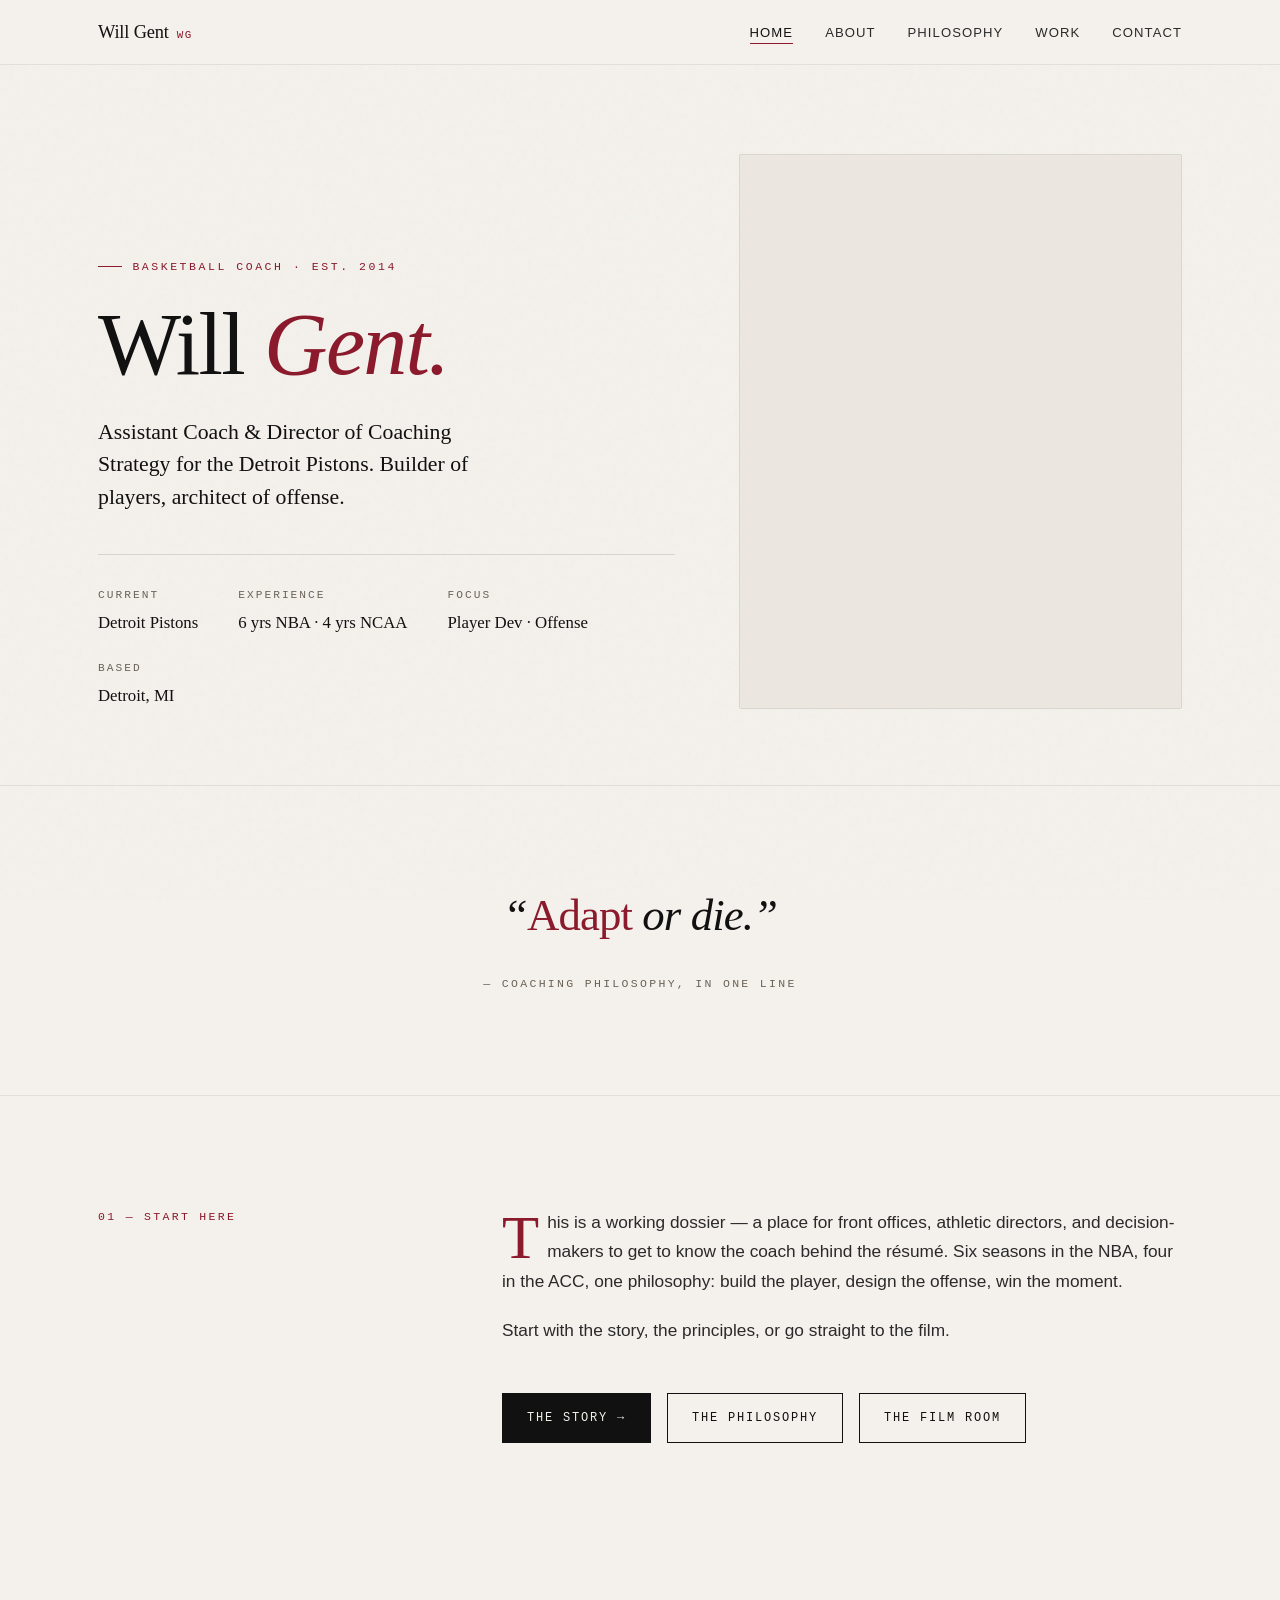
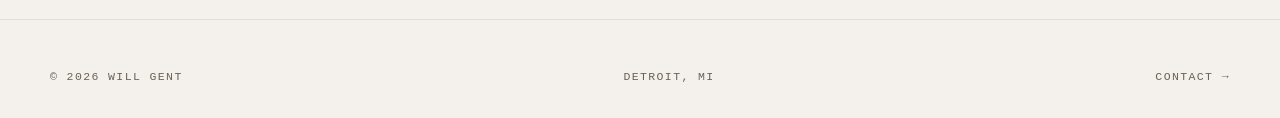
<file: index.html>
<!DOCTYPE html>
<html lang="en">
<head>
  <meta charset="UTF-8" />
  <meta name="viewport" content="width=device-width, initial-scale=1.0" />
  <title>Will Gent — Basketball Coach</title>
  <meta name="description" content="Will Gent. Assistant Coach & Director of Coaching Strategy, Detroit Pistons. A basketball mind built around player development and offensive design." />
  <link rel="stylesheet" href="css/style.css" />
</head>
<body>

  <header class="site-header">
    <nav class="nav" aria-label="Primary">
      <a class="brand" href="index.html">
        <span>Will Gent</span>
        <span class="brand-mark">WG</span>
      </a>
      <ul class="nav-links">
        <li><a href="index.html" class="is-active">Home</a></li>
        <li><a href="about.html">About</a></li>
        <li><a href="philosophy.html">Philosophy</a></li>
        <li><a href="work.html">Work</a></li>
        <li><a href="contact.html">Contact</a></li>
      </ul>
    </nav>
  </header>

  <main>

    <!-- HERO -->
    <section class="hero">
      <div class="container">
        <div class="hero-grid">

          <div class="hero-text">
            <p class="eyebrow rise delay-1">Basketball Coach · Est. 2014</p>

            <h1 class="rise delay-2">
              Will <span class="accent">Gent.</span>
            </h1>

            <p class="lede rise delay-3">
              Assistant Coach & Director of Coaching Strategy
              for the Detroit Pistons. Builder of players,
              architect of offense.
            </p>

            <dl class="hero-meta rise delay-4">
              <div>
                <dt>Current</dt>
                <dd>Detroit Pistons</dd>
              </div>
              <div>
                <dt>Experience</dt>
                <dd>6 yrs NBA · 4 yrs NCAA</dd>
              </div>
              <div>
                <dt>Focus</dt>
                <dd>Player Dev · Offense</dd>
              </div>
              <div>
                <dt>Based</dt>
                <dd>Detroit, MI</dd>
              </div>
            </dl>
          </div>

          <div class="hero-photo rise delay-3" aria-label="Photo slideshow of Will Gent coaching">
            <img class="hero-slide"
              src="assets/hero-1-court.jpg"
              srcset="assets/hero-1-court.jpg 1x, assets/hero-1-court@2x.jpg 2x"
              alt="Will Gent on the Detroit Pistons practice court, holding a basketball, Pistons logo behind him."
              width="800" height="1000" />
            <img class="hero-slide"
              src="assets/hero-5-watching.jpg"
              srcset="assets/hero-5-watching.jpg 1x, assets/hero-5-watching@2x.jpg 2x"
              alt="Will Gent standing on the Pistons practice court, arms crossed, watching practice."
              width="800" height="1000" loading="lazy" />
            <img class="hero-slide"
              src="assets/hero-2-teaching.jpg"
              srcset="assets/hero-2-teaching.jpg 1x, assets/hero-2-teaching@2x.jpg 2x"
              alt="Will Gent coaching a Pistons player wearing number 55 during practice."
              width="800" height="1000" loading="lazy" />
            <img class="hero-slide"
              src="assets/hero-6-huddle.jpg"
              srcset="assets/hero-6-huddle.jpg 1x, assets/hero-6-huddle@2x.jpg 2x"
              alt="Will Gent in a locker room huddle with players, arms raised in pregame energy."
              width="800" height="1000" loading="lazy" />
            <img class="hero-slide"
              src="assets/hero-3-playoffs.jpg"
              srcset="assets/hero-3-playoffs.jpg 1x, assets/hero-3-playoffs@2x.jpg 2x"
              alt="Will Gent on the bench during an NBA Playoffs game with Pistons player number 9."
              width="800" height="1000" loading="lazy" />
            <img class="hero-slide"
              src="assets/hero-4-embrace.jpg"
              srcset="assets/hero-4-embrace.jpg 1x, assets/hero-4-embrace@2x.jpg 2x"
              alt="Will Gent embracing Tyrese Maxey on the court after a game."
              width="800" height="1000" loading="lazy" />
          </div>

        </div>
      </div>
    </section>

    <!-- PHILOSOPHY PULL QUOTE -->
    <section class="pull-quote">
      <div class="container">
        <blockquote>
          “<span class="mark">Adapt</span>
          or die.”
        </blockquote>
        <cite>— Coaching Philosophy, in one line</cite>
      </div>
    </section>

    <!-- CTA / What's here -->
    <section class="section">
      <div class="container">
        <div class="two-col">
          <div class="col-label">01 — Start Here</div>
          <div class="col-body">
            <p>
              This is a working dossier — a place for front offices,
              athletic directors, and decision-makers to get to know
              the coach behind the résumé. Six seasons in the NBA,
              four in the ACC, one philosophy: build the player,
              design the offense, win the moment.
            </p>
            <p>
              Start with the story, the principles, or go straight
              to the film.
            </p>

            <div class="cta-row">
              <a href="about.html" class="btn primary">The Story →</a>
              <a href="philosophy.html" class="btn">The Philosophy</a>
              <a href="work.html" class="btn">The Film Room</a>
            </div>
          </div>
        </div>
      </div>
    </section>

  </main>

  <footer class="site-footer">
    <div class="inner">
      <div>© 2026 Will Gent</div>
      <div>Detroit, MI</div>
      <div><a href="contact.html">contact →</a></div>
    </div>
  </footer>

</body>
</html>
</file>
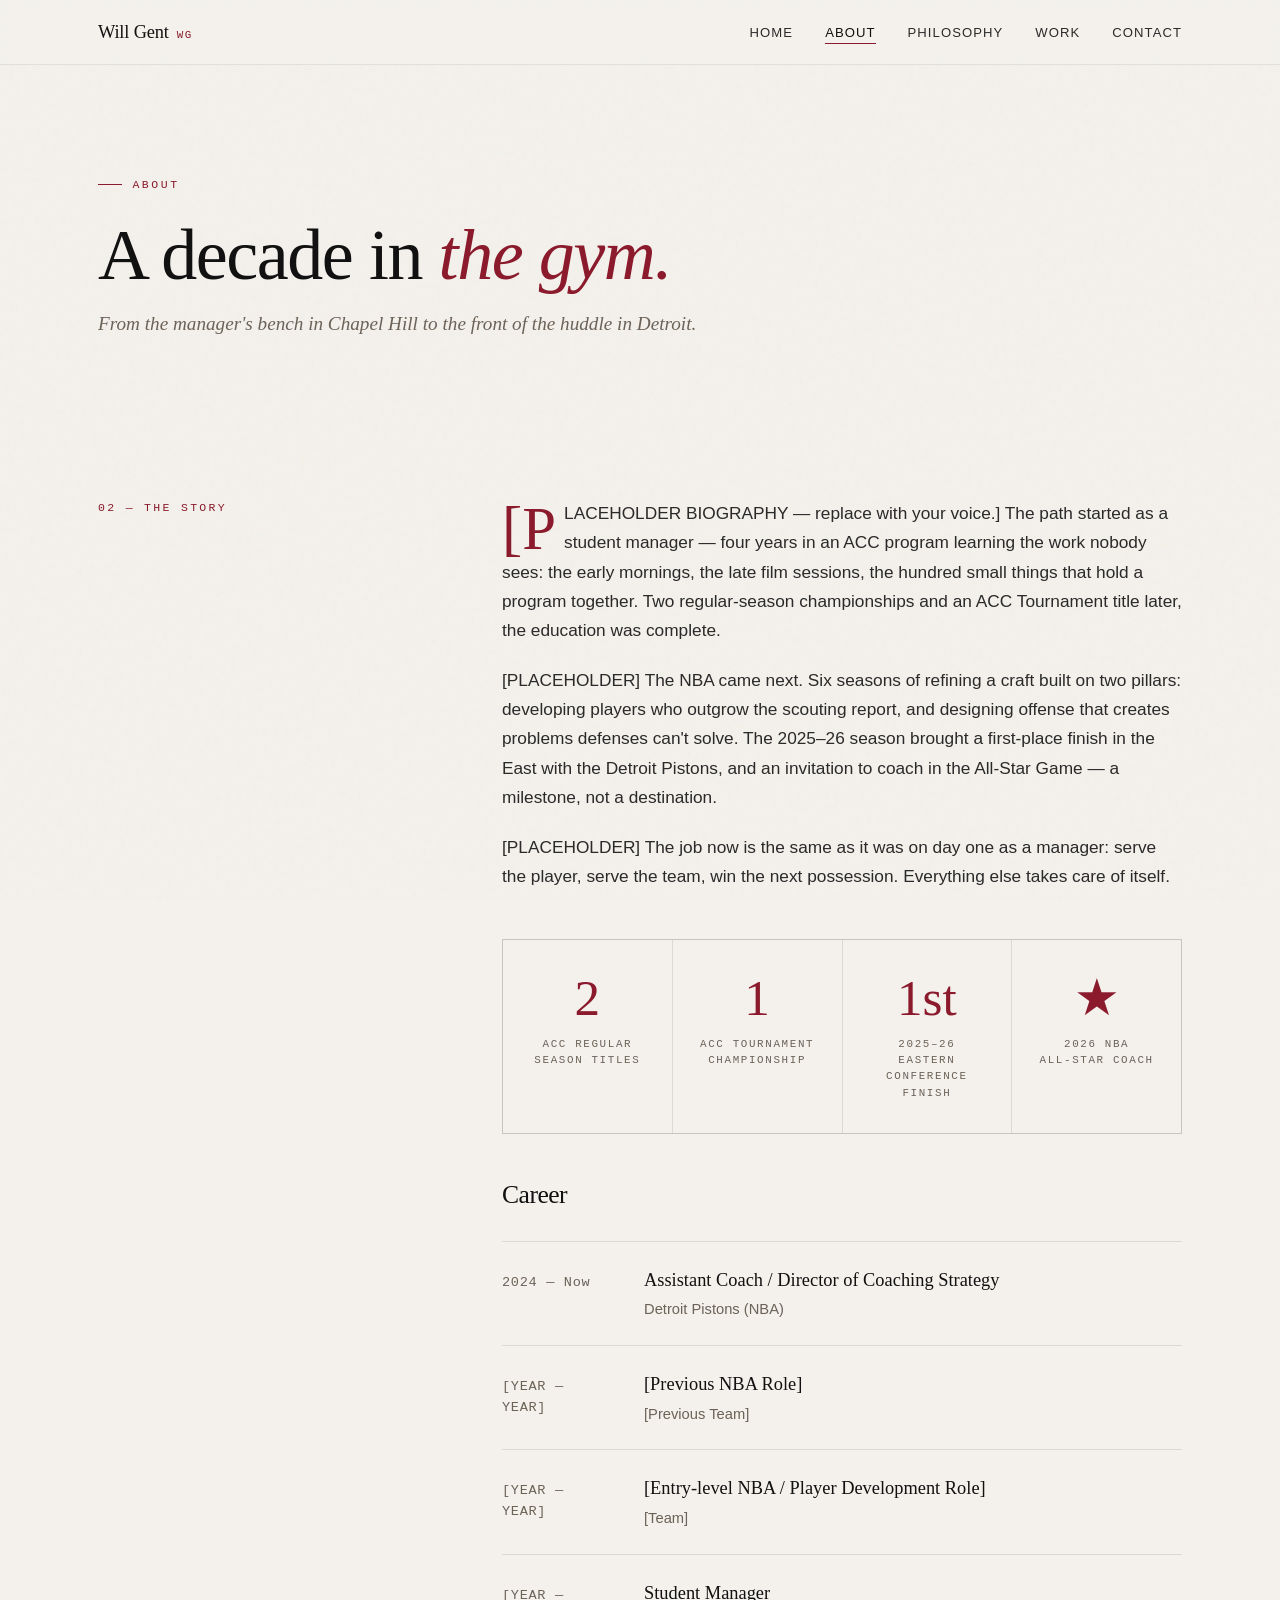
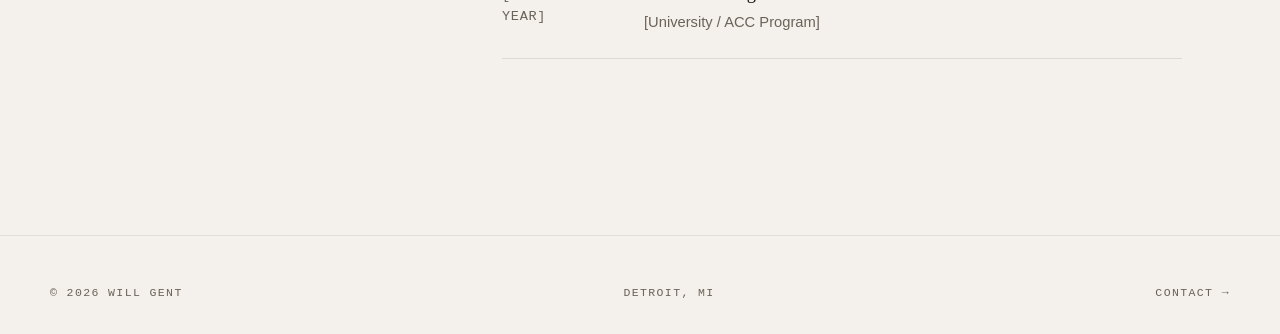
<file: about.html>
<!DOCTYPE html>
<html lang="en">
<head>
  <meta charset="UTF-8" />
  <meta name="viewport" content="width=device-width, initial-scale=1.0" />
  <title>About — Will Gent</title>
  <meta name="description" content="The story behind Will Gent: from ACC student manager to NBA assistant coach with the Detroit Pistons." />
  <link rel="stylesheet" href="css/style.css" />
</head>
<body>

  <header class="site-header">
    <nav class="nav" aria-label="Primary">
      <a class="brand" href="index.html">
        <span>Will Gent</span>
        <span class="brand-mark">WG</span>
      </a>
      <ul class="nav-links">
        <li><a href="index.html">Home</a></li>
        <li><a href="about.html" class="is-active">About</a></li>
        <li><a href="philosophy.html">Philosophy</a></li>
        <li><a href="work.html">Work</a></li>
        <li><a href="contact.html">Contact</a></li>
      </ul>
    </nav>
  </header>

  <main>

    <section class="page-header">
      <div class="container">
        <p class="eyebrow rise delay-1">About</p>
        <h1 class="rise delay-2">A decade in <em style="font-style:italic;color:var(--accent);font-weight:300;">the gym.</em></h1>
        <p class="subtitle rise delay-3">From the manager's bench in Chapel Hill to the front of the huddle in Detroit.</p>
      </div>
    </section>

    <section class="section">
      <div class="container">
        <div class="two-col">
          <div class="col-label">02 — The Story</div>
          <div class="col-body">
            <p>
              [PLACEHOLDER BIOGRAPHY — replace with your voice.]
              The path started as a student manager — four years in
              an ACC program learning the work nobody sees: the early
              mornings, the late film sessions, the hundred small things
              that hold a program together. Two regular-season
              championships and an ACC Tournament title later, the
              education was complete.
            </p>
            <p>
              [PLACEHOLDER] The NBA came next. Six seasons of refining
              a craft built on two pillars: developing players who
              outgrow the scouting report, and designing offense that
              creates problems defenses can't solve. The 2025–26 season
              brought a first-place finish in the East with the
              Detroit Pistons, and an invitation to coach in the All-Star
              Game — a milestone, not a destination.
            </p>
            <p>
              [PLACEHOLDER] The job now is the same as it was on day one
              as a manager: serve the player, serve the team, win the
              next possession. Everything else takes care of itself.
            </p>

            <div class="accolades rise delay-4">
              <div class="item">
                <span class="num">2</span>
                <span class="label">ACC Regular<br/>Season Titles</span>
              </div>
              <div class="item">
                <span class="num">1</span>
                <span class="label">ACC Tournament<br/>Championship</span>
              </div>
              <div class="item">
                <span class="num">1st</span>
                <span class="label">2025–26 Eastern<br/>Conference Finish</span>
              </div>
              <div class="item">
                <span class="num">★</span>
                <span class="label">2026 NBA<br/>All-Star Coach</span>
              </div>
            </div>

            <h3 style="margin-top:3rem;">Career</h3>
            <ol class="timeline">
              <li>
                <span class="year">2024 — Now</span>
                <div>
                  <span class="role">Assistant Coach / Director of Coaching Strategy</span>
                  <span class="org">Detroit Pistons (NBA)</span>
                </div>
              </li>
              <li>
                <span class="year">[YEAR — YEAR]</span>
                <div>
                  <span class="role">[Previous NBA Role]</span>
                  <span class="org">[Previous Team]</span>
                </div>
              </li>
              <li>
                <span class="year">[YEAR — YEAR]</span>
                <div>
                  <span class="role">[Entry-level NBA / Player Development Role]</span>
                  <span class="org">[Team]</span>
                </div>
              </li>
              <li>
                <span class="year">[YEAR — YEAR]</span>
                <div>
                  <span class="role">Student Manager</span>
                  <span class="org">[University / ACC Program]</span>
                </div>
              </li>
            </ol>

          </div>
        </div>
      </div>
    </section>

  </main>

  <footer class="site-footer">
    <div class="inner">
      <div>© 2026 Will Gent</div>
      <div>Detroit, MI</div>
      <div><a href="contact.html">contact →</a></div>
    </div>
  </footer>

</body>
</html>
</file>
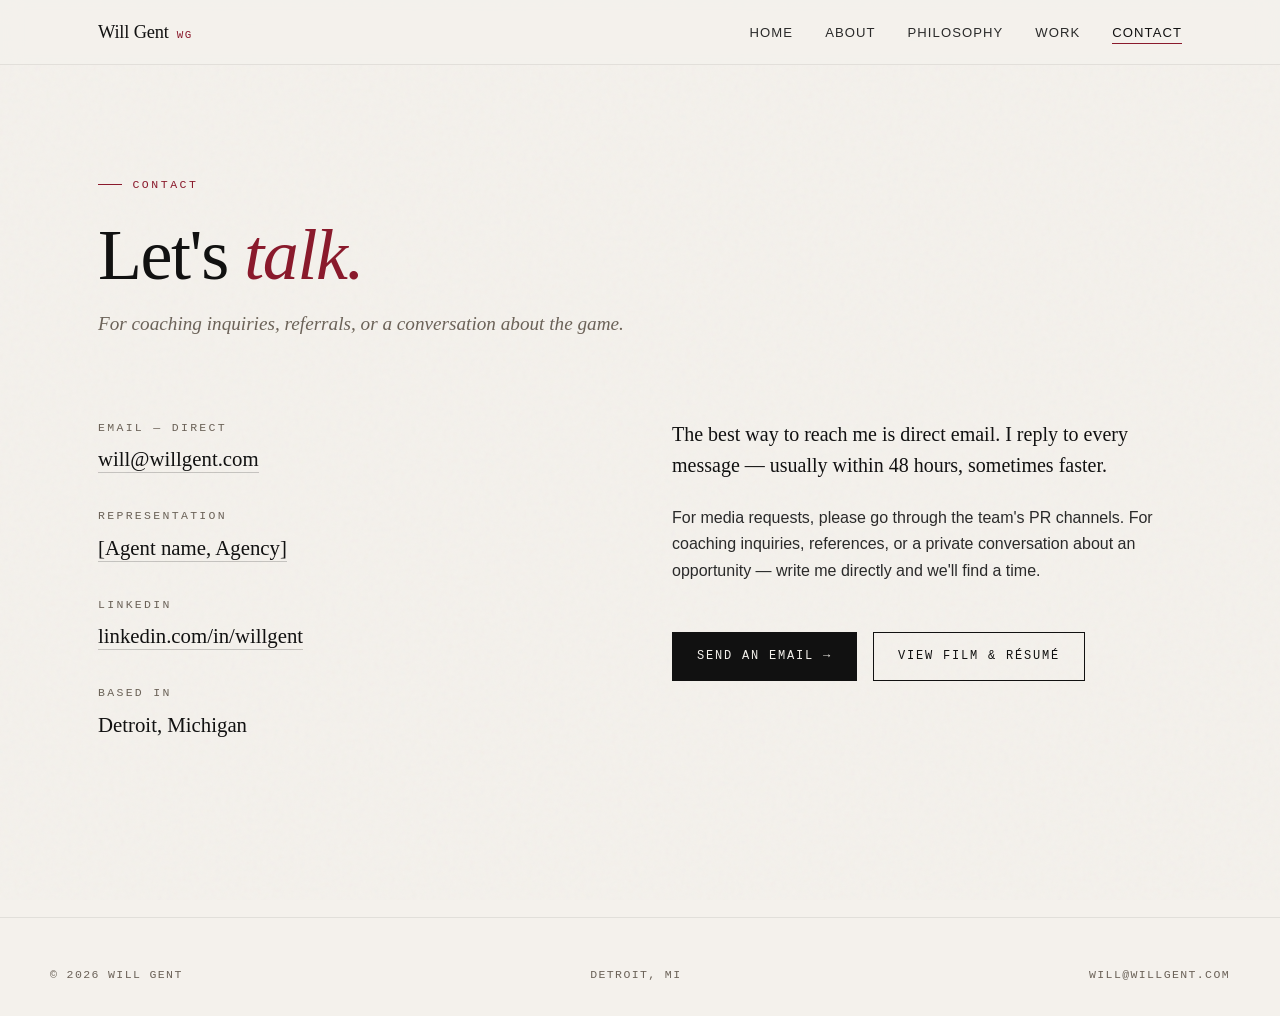
<file: contact.html>
<!DOCTYPE html>
<html lang="en">
<head>
  <meta charset="UTF-8" />
  <meta name="viewport" content="width=device-width, initial-scale=1.0" />
  <title>Contact — Will Gent</title>
  <meta name="description" content="Get in touch with Will Gent." />
  <link rel="stylesheet" href="css/style.css" />
</head>
<body>

  <header class="site-header">
    <nav class="nav" aria-label="Primary">
      <a class="brand" href="index.html">
        <span>Will Gent</span>
        <span class="brand-mark">WG</span>
      </a>
      <ul class="nav-links">
        <li><a href="index.html">Home</a></li>
        <li><a href="about.html">About</a></li>
        <li><a href="philosophy.html">Philosophy</a></li>
        <li><a href="work.html">Work</a></li>
        <li><a href="contact.html" class="is-active">Contact</a></li>
      </ul>
    </nav>
  </header>

  <main>

    <section class="page-header">
      <div class="container">
        <p class="eyebrow rise delay-1">Contact</p>
        <h1 class="rise delay-2">Let's <em style="font-style:italic;color:var(--accent);font-weight:300;">talk.</em></h1>
        <p class="subtitle rise delay-3">For coaching inquiries, referrals, or a conversation about the game.</p>
      </div>
    </section>

    <section class="section" style="padding-top:0;">
      <div class="container">
        <div class="contact-grid">

          <div class="contact-info">
            <dl>
              <div>
                <dt>Email — Direct</dt>
                <dd><a href="mailto:will@willgent.com">will@willgent.com</a></dd>
              </div>
              <div>
                <dt>Representation</dt>
                <dd><a href="mailto:agent@example.com">[Agent name, Agency]</a></dd>
              </div>
              <div>
                <dt>LinkedIn</dt>
                <dd><a href="#" rel="noopener">linkedin.com/in/willgent</a></dd>
              </div>
              <div>
                <dt>Based In</dt>
                <dd>Detroit, Michigan</dd>
              </div>
            </dl>
          </div>

          <div>
            <p style="font-family:var(--serif);font-size:1.25rem;line-height:1.55;font-weight:300;color:var(--ink);margin-bottom:1.5rem;">
              The best way to reach me is direct email.
              I reply to every message — usually within 48 hours,
              sometimes faster.
            </p>
            <p style="font-size:1rem;line-height:1.65;color:var(--ink-soft);">
              For media requests, please go through the team's PR
              channels. For coaching inquiries, references, or a
              private conversation about an opportunity — write me
              directly and we'll find a time.
            </p>

            <div class="cta-row">
              <a href="mailto:will@willgent.com" class="btn primary">Send an Email →</a>
              <a href="work.html" class="btn">View Film & Résumé</a>
            </div>
          </div>

        </div>
      </div>
    </section>

  </main>

  <footer class="site-footer">
    <div class="inner">
      <div>© 2026 Will Gent</div>
      <div>Detroit, MI</div>
      <div><a href="mailto:will@willgent.com">will@willgent.com</a></div>
    </div>
  </footer>

</body>
</html>
</file>
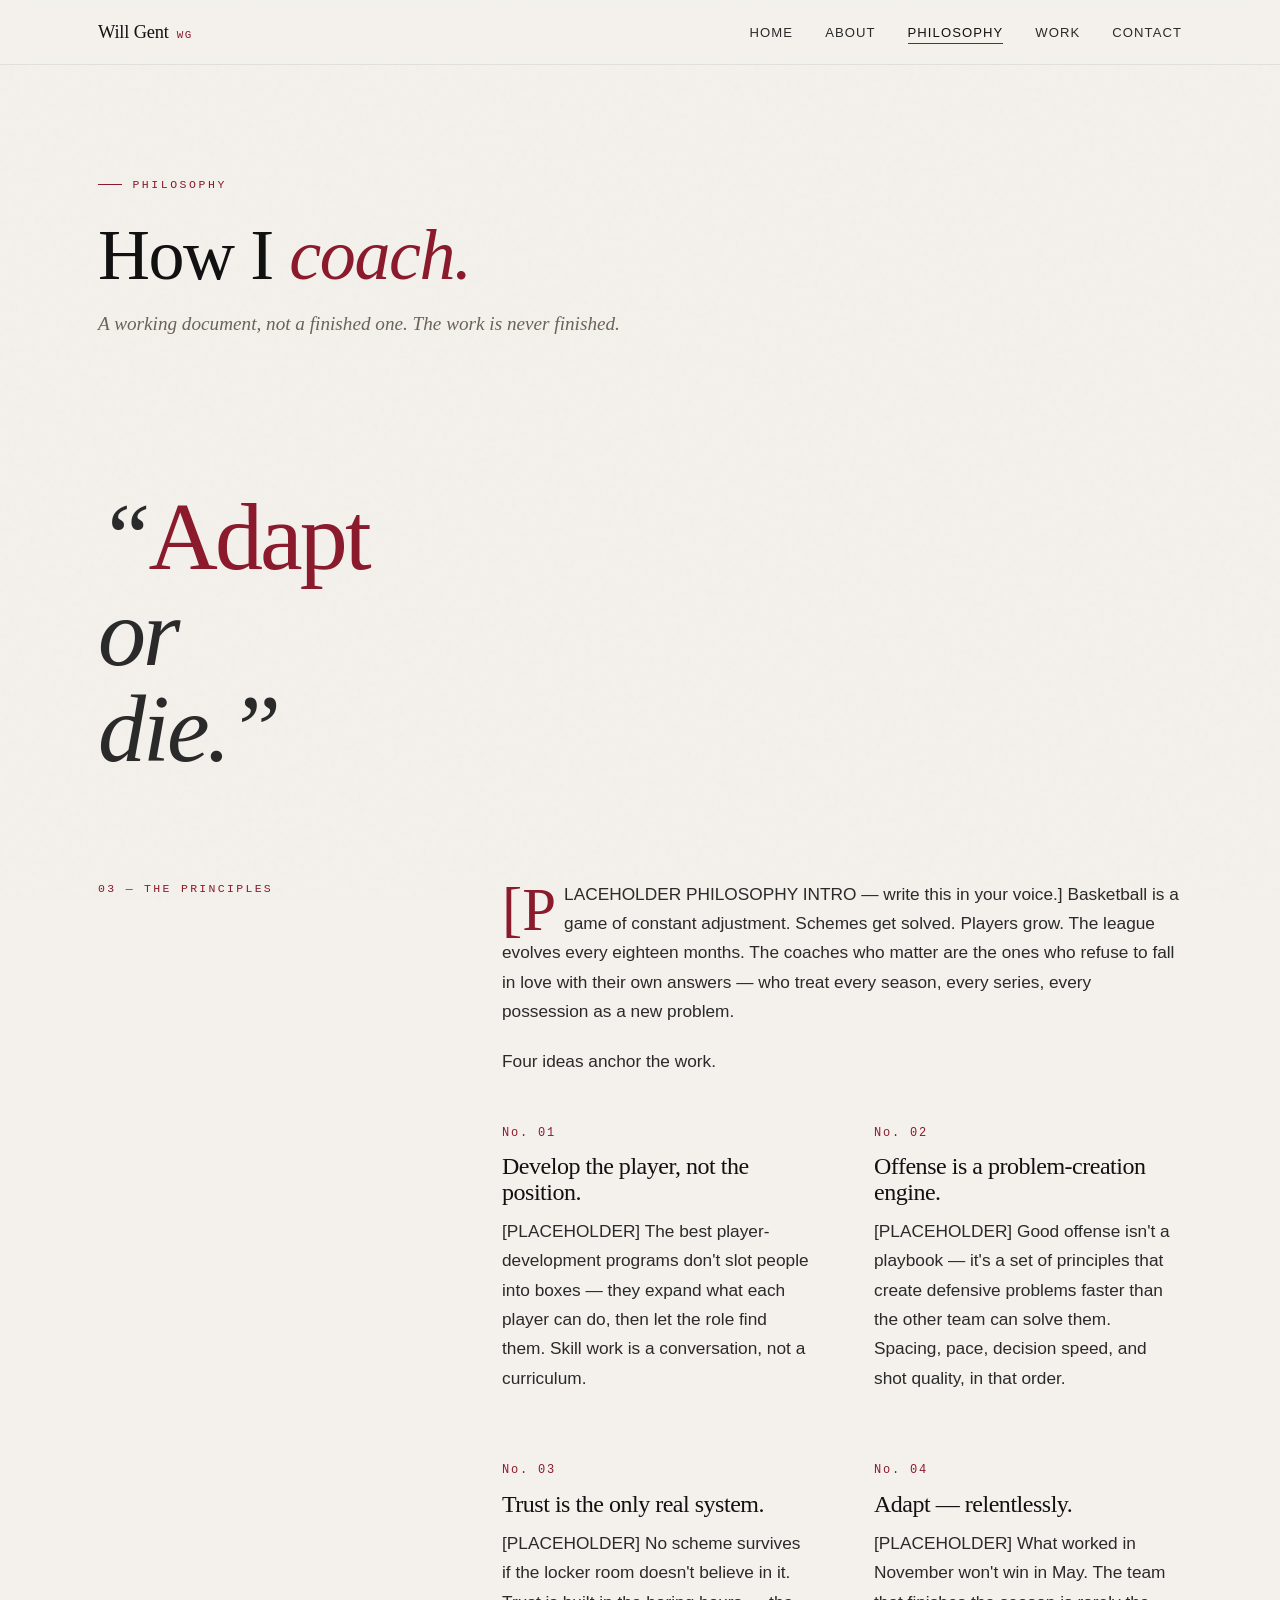
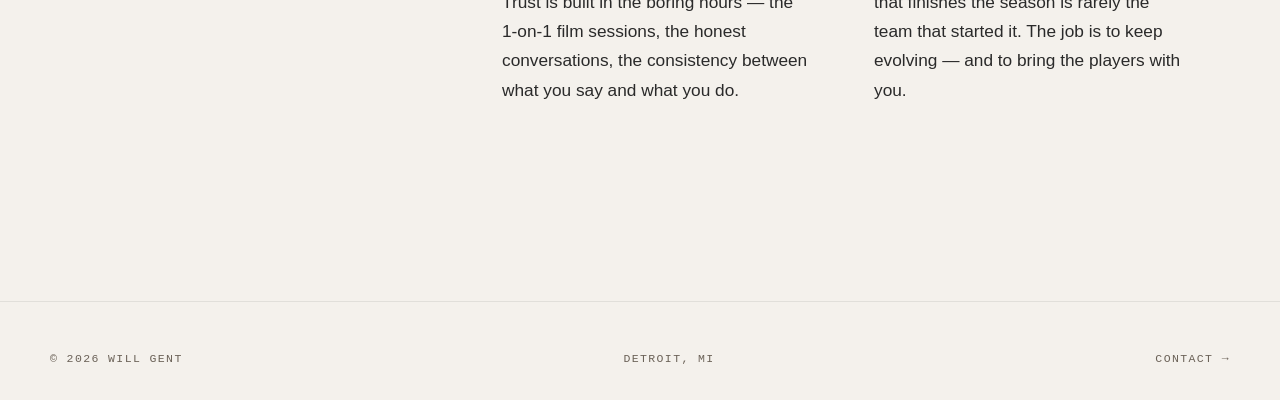
<file: philosophy.html>
<!DOCTYPE html>
<html lang="en">
<head>
  <meta charset="UTF-8" />
  <meta name="viewport" content="width=device-width, initial-scale=1.0" />
  <title>Philosophy — Will Gent</title>
  <meta name="description" content="The coaching philosophy of Will Gent — player development, offensive design, and adaptive leadership." />
  <link rel="stylesheet" href="css/style.css" />
</head>
<body>

  <header class="site-header">
    <nav class="nav" aria-label="Primary">
      <a class="brand" href="index.html">
        <span>Will Gent</span>
        <span class="brand-mark">WG</span>
      </a>
      <ul class="nav-links">
        <li><a href="index.html">Home</a></li>
        <li><a href="about.html">About</a></li>
        <li><a href="philosophy.html" class="is-active">Philosophy</a></li>
        <li><a href="work.html">Work</a></li>
        <li><a href="contact.html">Contact</a></li>
      </ul>
    </nav>
  </header>

  <main>

    <section class="page-header">
      <div class="container">
        <p class="eyebrow rise delay-1">Philosophy</p>
        <h1 class="rise delay-2">How I <em style="font-style:italic;color:var(--accent);font-weight:300;">coach.</em></h1>
        <p class="subtitle rise delay-3">A working document, not a finished one. The work is never finished.</p>
      </div>
    </section>

    <section class="section" style="padding-top:0;">
      <div class="container">

        <div class="philosophy-statement">
          <p class="big">
            “<span class="em">Adapt</span><br/>or die.”
          </p>
        </div>

        <div class="two-col">
          <div class="col-label">03 — The Principles</div>
          <div class="col-body">
            <p>
              [PLACEHOLDER PHILOSOPHY INTRO — write this in your voice.]
              Basketball is a game of constant adjustment. Schemes get
              solved. Players grow. The league evolves every eighteen
              months. The coaches who matter are the ones who refuse to
              fall in love with their own answers — who treat every
              season, every series, every possession as a new problem.
            </p>
            <p>
              Four ideas anchor the work.
            </p>

            <div class="tenets">
              <div class="tenet">
                <span class="num">No. 01</span>
                <h3>Develop the player, not the position.</h3>
                <p>
                  [PLACEHOLDER] The best player-development programs
                  don't slot people into boxes — they expand what each
                  player can do, then let the role find them. Skill
                  work is a conversation, not a curriculum.
                </p>
              </div>

              <div class="tenet">
                <span class="num">No. 02</span>
                <h3>Offense is a problem-creation engine.</h3>
                <p>
                  [PLACEHOLDER] Good offense isn't a playbook — it's a
                  set of principles that create defensive problems
                  faster than the other team can solve them. Spacing,
                  pace, decision speed, and shot quality, in that order.
                </p>
              </div>

              <div class="tenet">
                <span class="num">No. 03</span>
                <h3>Trust is the only real system.</h3>
                <p>
                  [PLACEHOLDER] No scheme survives if the locker room
                  doesn't believe in it. Trust is built in the boring
                  hours — the 1-on-1 film sessions, the honest
                  conversations, the consistency between what you say
                  and what you do.
                </p>
              </div>

              <div class="tenet">
                <span class="num">No. 04</span>
                <h3>Adapt — relentlessly.</h3>
                <p>
                  [PLACEHOLDER] What worked in November won't win in
                  May. The team that finishes the season is rarely the
                  team that started it. The job is to keep evolving —
                  and to bring the players with you.
                </p>
              </div>
            </div>

          </div>
        </div>

      </div>
    </section>

  </main>

  <footer class="site-footer">
    <div class="inner">
      <div>© 2026 Will Gent</div>
      <div>Detroit, MI</div>
      <div><a href="contact.html">contact →</a></div>
    </div>
  </footer>

</body>
</html>
</file>
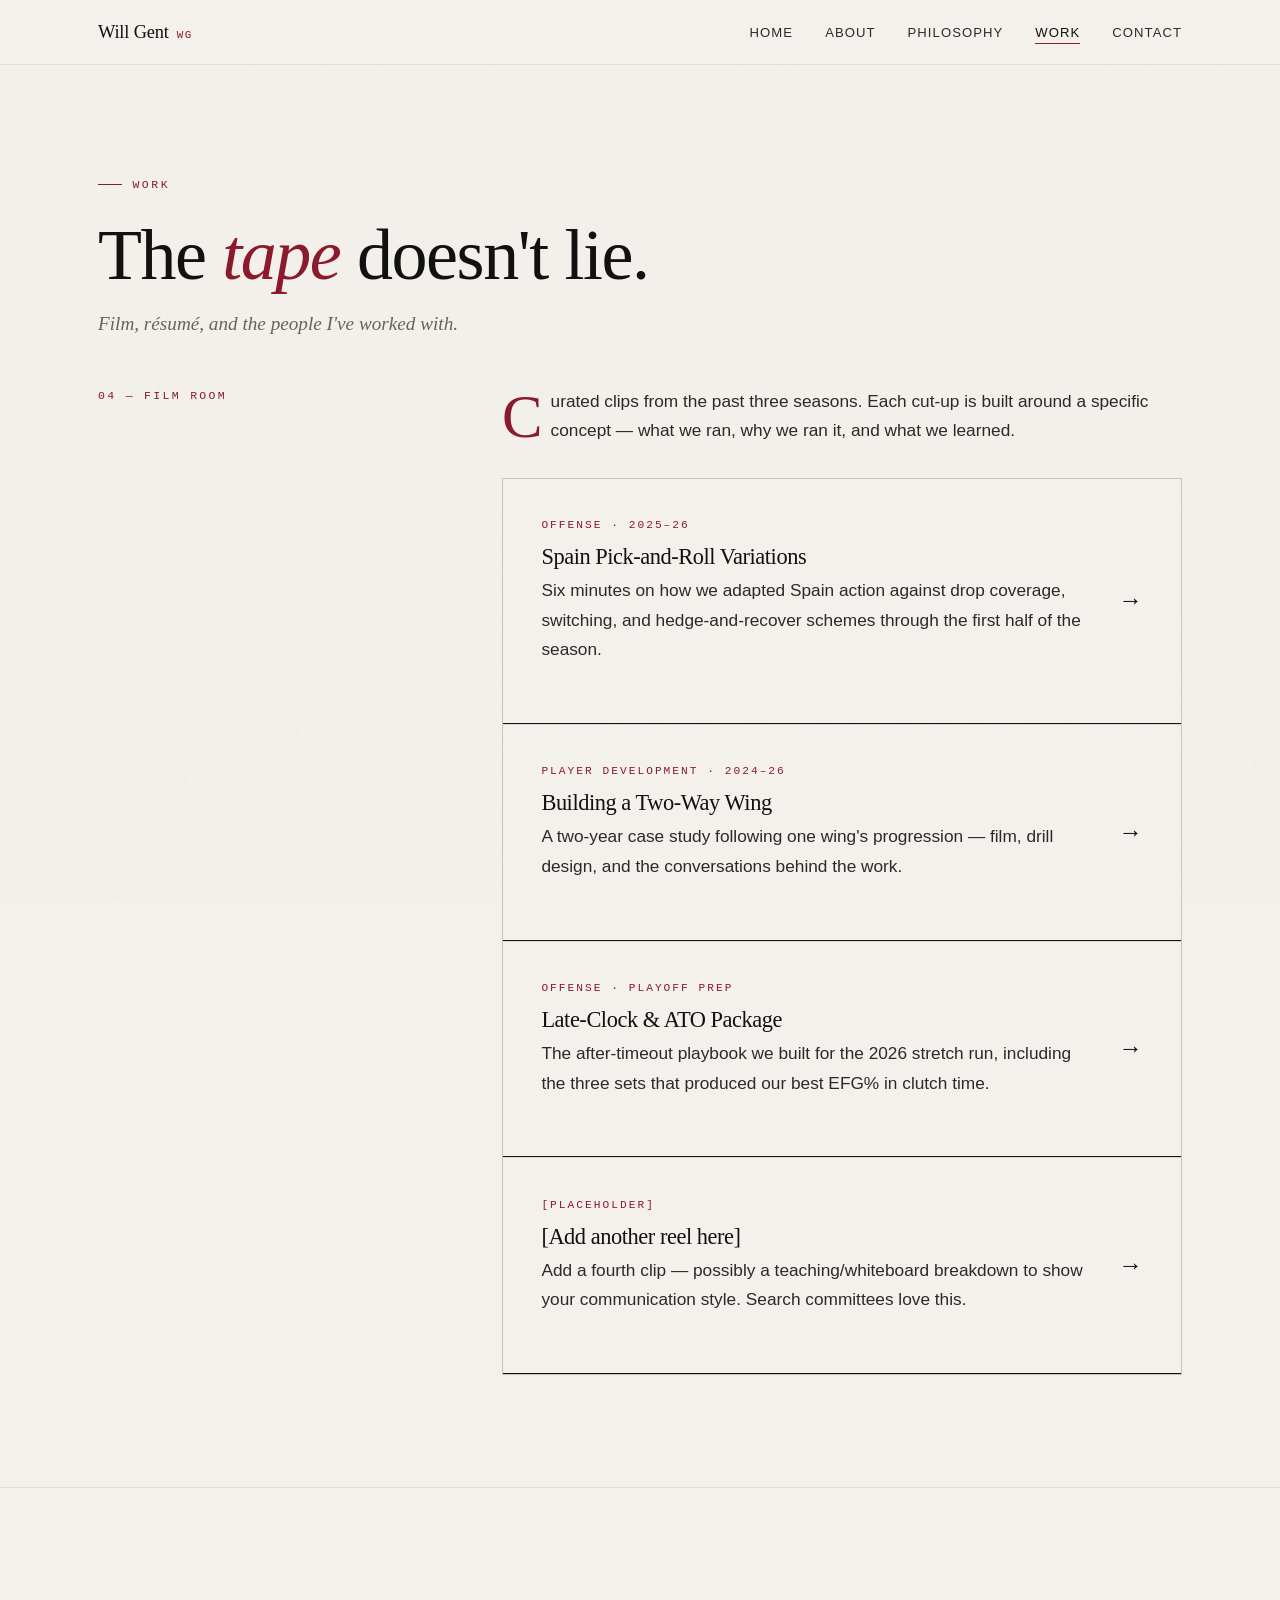
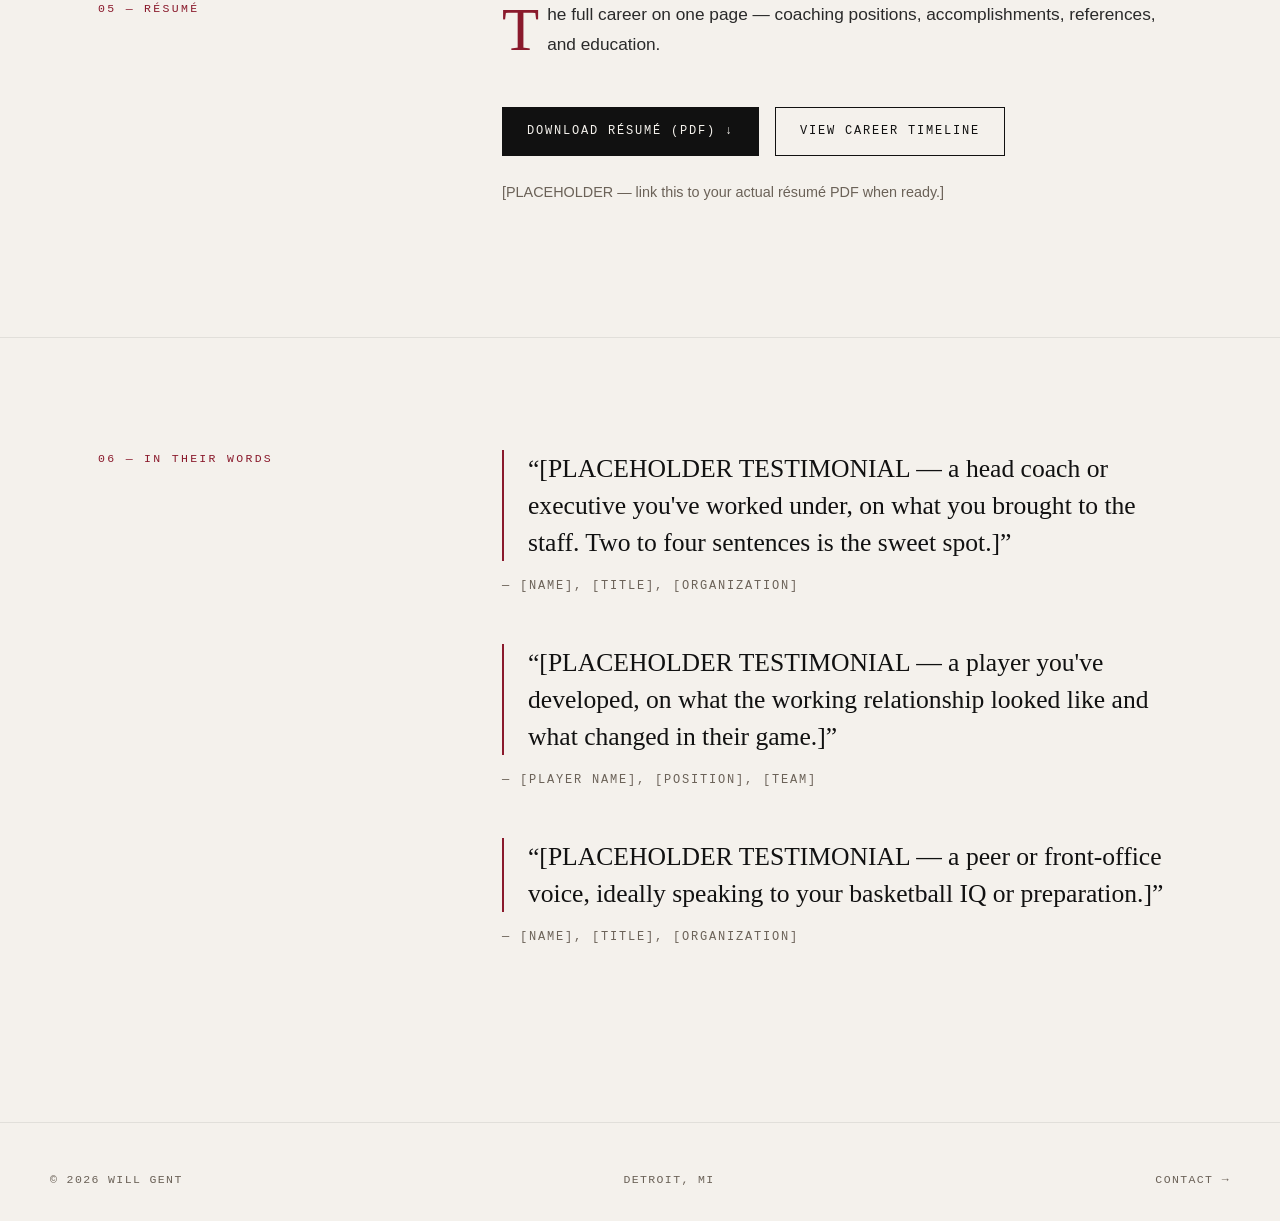
<file: work.html>
<!DOCTYPE html>
<html lang="en">
<head>
  <meta charset="UTF-8" />
  <meta name="viewport" content="width=device-width, initial-scale=1.0" />
  <title>Work — Will Gent</title>
  <meta name="description" content="Film, résumé, and testimonials from the coaching career of Will Gent." />
  <link rel="stylesheet" href="css/style.css" />
</head>
<body>

  <header class="site-header">
    <nav class="nav" aria-label="Primary">
      <a class="brand" href="index.html">
        <span>Will Gent</span>
        <span class="brand-mark">WG</span>
      </a>
      <ul class="nav-links">
        <li><a href="index.html">Home</a></li>
        <li><a href="about.html">About</a></li>
        <li><a href="philosophy.html">Philosophy</a></li>
        <li><a href="work.html" class="is-active">Work</a></li>
        <li><a href="contact.html">Contact</a></li>
      </ul>
    </nav>
  </header>

  <main>

    <section class="page-header">
      <div class="container">
        <p class="eyebrow rise delay-1">Work</p>
        <h1 class="rise delay-2">The <em style="font-style:italic;color:var(--accent);font-weight:300;">tape</em> doesn't lie.</h1>
        <p class="subtitle rise delay-3">Film, résumé, and the people I've worked with.</p>
      </div>
    </section>

    <!-- FILM -->
    <section class="section" style="padding-top:0;">
      <div class="container">
        <div class="two-col">
          <div class="col-label">04 — Film Room</div>
          <div class="col-body">
            <p>
              Curated clips from the past three seasons. Each cut-up
              is built around a specific concept — what we ran, why
              we ran it, and what we learned.
            </p>

            <div class="work-grid">
              <a href="#" class="work-item">
                <div>
                  <div class="meta">Offense · 2025–26</div>
                  <h3>Spain Pick-and-Roll Variations</h3>
                  <p>Six minutes on how we adapted Spain action against drop coverage, switching, and hedge-and-recover schemes through the first half of the season.</p>
                </div>
                <div class="arrow">→</div>
              </a>

              <a href="#" class="work-item">
                <div>
                  <div class="meta">Player Development · 2024–26</div>
                  <h3>Building a Two-Way Wing</h3>
                  <p>A two-year case study following one wing's progression — film, drill design, and the conversations behind the work.</p>
                </div>
                <div class="arrow">→</div>
              </a>

              <a href="#" class="work-item">
                <div>
                  <div class="meta">Offense · Playoff Prep</div>
                  <h3>Late-Clock & ATO Package</h3>
                  <p>The after-timeout playbook we built for the 2026 stretch run, including the three sets that produced our best EFG% in clutch time.</p>
                </div>
                <div class="arrow">→</div>
              </a>

              <a href="#" class="work-item">
                <div>
                  <div class="meta">[PLACEHOLDER]</div>
                  <h3>[Add another reel here]</h3>
                  <p>Add a fourth clip — possibly a teaching/whiteboard breakdown to show your communication style. Search committees love this.</p>
                </div>
                <div class="arrow">→</div>
              </a>
            </div>
          </div>
        </div>
      </div>
    </section>

    <!-- RESUME -->
    <section class="section">
      <div class="container">
        <div class="two-col">
          <div class="col-label">05 — Résumé</div>
          <div class="col-body">
            <p>
              The full career on one page — coaching positions,
              accomplishments, references, and education.
            </p>
            <div class="cta-row">
              <a href="#" class="btn primary" download>Download Résumé (PDF) ↓</a>
              <a href="about.html" class="btn">View Career Timeline</a>
            </div>
            <p style="margin-top:1.5rem;font-size:.9rem;color:var(--muted);">
              [PLACEHOLDER — link this to your actual résumé PDF when ready.]
            </p>
          </div>
        </div>
      </div>
    </section>

    <!-- TESTIMONIALS -->
    <section class="section">
      <div class="container">
        <div class="two-col">
          <div class="col-label">06 — In Their Words</div>
          <div class="col-body">

            <figure style="margin-bottom:3rem;">
              <blockquote style="font-family:var(--serif);font-size:clamp(1.25rem,2vw,1.6rem);line-height:1.45;font-weight:300;color:var(--ink);border-left:2px solid var(--accent);padding-left:1.5rem;">
                “[PLACEHOLDER TESTIMONIAL — a head coach or executive
                you've worked under, on what you brought to the staff.
                Two to four sentences is the sweet spot.]”
              </blockquote>
              <figcaption style="margin-top:1rem;font-family:var(--mono);font-size:.75rem;letter-spacing:.15em;text-transform:uppercase;color:var(--muted);">
                — [Name], [Title], [Organization]
              </figcaption>
            </figure>

            <figure style="margin-bottom:3rem;">
              <blockquote style="font-family:var(--serif);font-size:clamp(1.25rem,2vw,1.6rem);line-height:1.45;font-weight:300;color:var(--ink);border-left:2px solid var(--accent);padding-left:1.5rem;">
                “[PLACEHOLDER TESTIMONIAL — a player you've developed,
                on what the working relationship looked like and what
                changed in their game.]”
              </blockquote>
              <figcaption style="margin-top:1rem;font-family:var(--mono);font-size:.75rem;letter-spacing:.15em;text-transform:uppercase;color:var(--muted);">
                — [Player Name], [Position], [Team]
              </figcaption>
            </figure>

            <figure>
              <blockquote style="font-family:var(--serif);font-size:clamp(1.25rem,2vw,1.6rem);line-height:1.45;font-weight:300;color:var(--ink);border-left:2px solid var(--accent);padding-left:1.5rem;">
                “[PLACEHOLDER TESTIMONIAL — a peer or front-office
                voice, ideally speaking to your basketball IQ or
                preparation.]”
              </blockquote>
              <figcaption style="margin-top:1rem;font-family:var(--mono);font-size:.75rem;letter-spacing:.15em;text-transform:uppercase;color:var(--muted);">
                — [Name], [Title], [Organization]
              </figcaption>
            </figure>

          </div>
        </div>
      </div>
    </section>

  </main>

  <footer class="site-footer">
    <div class="inner">
      <div>© 2026 Will Gent</div>
      <div>Detroit, MI</div>
      <div><a href="contact.html">contact →</a></div>
    </div>
  </footer>

</body>
</html>
</file>
<file: css/style.css>
/* ============================================
   Will Gent — Personal Site
   Editorial minimal. Restraint over volume.
   ============================================ */

:root {
  --ink:        #111111;
  --ink-soft:   #2a2a2a;
  --paper:      #f4f1ec;
  --paper-warm: #ebe6df;
  --rule:       #1a1a1a;
  --muted:      #6b6258;
  --accent:     #8a1a2c;     /* deep, restrained crimson */
  --accent-ink: #5e0f1d;

  --serif:  "Fraunces", "Iowan Old Style", "Apple Garamond", Georgia, serif;
  --sans:   "Inter Tight", "Helvetica Neue", Arial, sans-serif;
  --mono:   "JetBrains Mono", ui-monospace, "SF Mono", monospace;

  --max:    1180px;
  --gutter: clamp(1.25rem, 4vw, 3rem);
}

@import url('https://fonts.googleapis.com/css2?family=Fraunces:opsz,wght@9..144,300;9..144,400;9..144,500;9..144,600;9..144,700&family=Inter+Tight:wght@300;400;500;600&family=JetBrains+Mono:wght@400;500&display=swap');

* { box-sizing: border-box; margin: 0; padding: 0; }

html { scroll-behavior: smooth; }

body {
  background: var(--paper);
  color: var(--ink);
  font-family: var(--sans);
  font-size: 17px;
  line-height: 1.55;
  -webkit-font-smoothing: antialiased;
  text-rendering: optimizeLegibility;
  font-feature-settings: "ss01", "ss02";
}

/* Subtle paper grain */
body::before {
  content: "";
  position: fixed;
  inset: 0;
  pointer-events: none;
  z-index: 1;
  opacity: 0.035;
  background-image: url("data:image/svg+xml,%3Csvg viewBox='0 0 200 200' xmlns='http://www.w3.org/2000/svg'%3E%3Cfilter id='n'%3E%3CfeTurbulence type='fractalNoise' baseFrequency='0.85' numOctaves='3'/%3E%3C/filter%3E%3Crect width='100%25' height='100%25' filter='url(%23n)'/%3E%3C/svg%3E");
}

a {
  color: inherit;
  text-decoration: none;
  border-bottom: 1px solid currentColor;
  transition: color .25s ease, border-color .25s ease;
}
a:hover { color: var(--accent); border-color: var(--accent); }

img { max-width: 100%; display: block; }

/* ============================================
   Header / Navigation
   ============================================ */
.site-header {
  position: sticky;
  top: 0;
  z-index: 50;
  background: rgba(244, 241, 236, 0.92);
  backdrop-filter: saturate(140%) blur(10px);
  -webkit-backdrop-filter: saturate(140%) blur(10px);
  border-bottom: 1px solid rgba(17,17,17,0.08);
}

.nav {
  max-width: var(--max);
  margin: 0 auto;
  padding: 1.1rem var(--gutter);
  display: flex;
  align-items: center;
  justify-content: space-between;
  gap: 2rem;
}

.brand {
  font-family: var(--serif);
  font-weight: 500;
  font-size: 1.15rem;
  letter-spacing: -0.01em;
  border: none;
  display: flex;
  align-items: baseline;
  gap: .5rem;
}
.brand .brand-mark {
  font-family: var(--mono);
  font-size: .68rem;
  color: var(--accent);
  letter-spacing: .15em;
  text-transform: uppercase;
  font-weight: 500;
}

.nav-links {
  display: flex;
  gap: 2rem;
  list-style: none;
}
.nav-links a {
  border: none;
  font-size: .82rem;
  letter-spacing: .08em;
  text-transform: uppercase;
  color: var(--ink-soft);
  font-weight: 500;
  position: relative;
  padding-bottom: 4px;
}
.nav-links a::after {
  content: "";
  position: absolute;
  left: 0;
  right: 0;
  bottom: 0;
  height: 1px;
  background: var(--accent);
  transform: scaleX(0);
  transform-origin: left;
  transition: transform .35s cubic-bezier(.2,.7,.2,1);
}
.nav-links a:hover,
.nav-links a.is-active { color: var(--ink); }
.nav-links a:hover::after,
.nav-links a.is-active::after { transform: scaleX(1); }

/* ============================================
   Layout primitives
   ============================================ */
main { position: relative; z-index: 2; }

.container {
  max-width: var(--max);
  margin: 0 auto;
  padding: 0 var(--gutter);
}

.section { padding: clamp(4rem, 9vw, 7rem) 0; }
.section + .section { border-top: 1px solid rgba(17,17,17,0.08); }

.eyebrow {
  font-family: var(--mono);
  font-size: .72rem;
  letter-spacing: .22em;
  text-transform: uppercase;
  color: var(--accent);
  font-weight: 500;
  display: inline-flex;
  align-items: center;
  gap: .65rem;
  margin-bottom: 1.5rem;
}
.eyebrow::before {
  content: "";
  width: 24px;
  height: 1px;
  background: var(--accent);
}

h1, h2, h3, h4 {
  font-family: var(--serif);
  font-weight: 400;
  letter-spacing: -0.02em;
  line-height: 1.05;
  color: var(--ink);
}

h1 { font-size: clamp(2.75rem, 7vw, 5.5rem); }
h2 { font-size: clamp(2rem, 4.2vw, 3.2rem); margin-bottom: 1.5rem; }
h3 { font-size: clamp(1.35rem, 2vw, 1.6rem); margin-bottom: .5rem; font-weight: 500; }

p { color: var(--ink-soft); }
.lede {
  font-family: var(--serif);
  font-size: clamp(1.2rem, 1.7vw, 1.45rem);
  line-height: 1.5;
  color: var(--ink);
  font-weight: 300;
  max-width: 38ch;
}

/* ============================================
   Home / Hero
   ============================================ */
.hero {
  padding: clamp(3rem, 7vw, 6rem) 0 clamp(3rem, 6vw, 5rem);
}
.hero-grid {
  display: grid;
  grid-template-columns: 1.3fr 1fr;
  gap: clamp(2rem, 5vw, 5rem);
  align-items: end;
}
.hero-text h1 {
  margin-bottom: 1.5rem;
}
.hero-text h1 .accent {
  color: var(--accent);
  font-style: italic;
  font-weight: 300;
}
.hero-meta {
  display: flex;
  flex-wrap: wrap;
  gap: 1.5rem 2.5rem;
  margin-top: 2.5rem;
  padding-top: 2rem;
  border-top: 1px solid rgba(17,17,17,0.12);
}
.hero-meta dt {
  font-family: var(--mono);
  font-size: .7rem;
  letter-spacing: .18em;
  text-transform: uppercase;
  color: var(--muted);
  margin-bottom: .35rem;
}
.hero-meta dd {
  font-family: var(--serif);
  font-size: 1.05rem;
  color: var(--ink);
}

.hero-photo {
  position: relative;
  aspect-ratio: 4 / 5;
  background: var(--paper-warm);
  overflow: hidden;
  border-radius: 2px;
}
.hero-photo img {
  position: absolute;
  inset: 0;
  width: 100%;
  height: 100%;
  object-fit: cover;
  object-position: center top;
  display: block;
}

/* Hero slideshow — 6 slides, crossfade, 30s cycle (5s per slide) */
.hero-slide {
  opacity: 0;
  animation: heroFade 30s infinite ease-in-out;
}
.hero-slide:nth-child(1) { animation-delay: -1s; }
.hero-slide:nth-child(2) { animation-delay:  4s; }
.hero-slide:nth-child(3) { animation-delay:  9s; }
.hero-slide:nth-child(4) { animation-delay: 14s; }
.hero-slide:nth-child(5) { animation-delay: 19s; }
.hero-slide:nth-child(6) { animation-delay: 24s; }

@keyframes heroFade {
  0%      { opacity: 0; }
  3.33%   { opacity: 1; }
  16.67%  { opacity: 1; }
  20%     { opacity: 0; }
  100%    { opacity: 0; }
}

@media (prefers-reduced-motion: reduce) {
  .hero-slide { animation: none; opacity: 0; }
  .hero-slide:nth-child(1) { opacity: 1; }
}
.hero-photo .photo-placeholder {
  position: absolute;
  inset: 0;
  display: grid;
  place-items: center;
  background:
    linear-gradient(135deg, var(--paper-warm) 0%, #d8d0c4 100%);
}
.hero-photo .photo-placeholder span {
  font-family: var(--mono);
  font-size: .72rem;
  letter-spacing: .15em;
  text-transform: uppercase;
  color: var(--muted);
  text-align: center;
  padding: 1rem;
  line-height: 1.6;
}
.hero-photo::after {
  content: "";
  position: absolute;
  inset: 0;
  box-shadow: inset 0 0 0 1px rgba(17,17,17,0.08);
  pointer-events: none;
}

/* Pull-quote / philosophy preview */
.pull-quote {
  padding: clamp(4rem, 8vw, 7rem) 0;
  text-align: center;
  border-top: 1px solid rgba(17,17,17,0.08);
  border-bottom: 1px solid rgba(17,17,17,0.08);
}
.pull-quote blockquote {
  font-family: var(--serif);
  font-size: clamp(1.8rem, 3.5vw, 2.8rem);
  font-weight: 300;
  font-style: italic;
  line-height: 1.2;
  letter-spacing: -0.02em;
  max-width: 22ch;
  margin: 0 auto;
  color: var(--ink);
}
.pull-quote blockquote .mark {
  color: var(--accent);
  font-style: normal;
  font-weight: 500;
}
.pull-quote cite {
  display: block;
  margin-top: 2rem;
  font-family: var(--mono);
  font-size: .72rem;
  letter-spacing: .2em;
  text-transform: uppercase;
  font-style: normal;
  color: var(--muted);
}

/* ============================================
   About page
   ============================================ */
.page-header {
  padding: clamp(4rem, 8vw, 7rem) 0 clamp(2rem, 4vw, 3rem);
}
.page-header h1 {
  font-size: clamp(2.5rem, 6vw, 4.5rem);
  margin-bottom: 1rem;
}
.page-header .subtitle {
  font-family: var(--serif);
  font-size: clamp(1.1rem, 1.5vw, 1.3rem);
  color: var(--muted);
  font-weight: 300;
  font-style: italic;
}

.two-col {
  display: grid;
  grid-template-columns: 1fr 2fr;
  gap: clamp(2rem, 5vw, 5rem);
  align-items: start;
}
.two-col .col-label {
  font-family: var(--mono);
  font-size: .72rem;
  letter-spacing: .2em;
  text-transform: uppercase;
  color: var(--accent);
  position: sticky;
  top: 6rem;
}
.two-col .col-body p {
  font-size: 1.08rem;
  line-height: 1.7;
  margin-bottom: 1.25rem;
  color: var(--ink-soft);
}
.two-col .col-body p:first-child::first-letter {
  font-family: var(--serif);
  font-size: 3.8rem;
  float: left;
  line-height: .85;
  padding: .25rem .5rem 0 0;
  color: var(--accent);
  font-weight: 500;
}

/* Career timeline */
.timeline {
  list-style: none;
  margin-top: 2rem;
}
.timeline li {
  display: grid;
  grid-template-columns: 110px 1fr;
  gap: 2rem;
  padding: 1.5rem 0;
  border-top: 1px solid rgba(17,17,17,0.1);
  align-items: baseline;
}
.timeline li:last-child { border-bottom: 1px solid rgba(17,17,17,0.1); }
.timeline .year {
  font-family: var(--mono);
  font-size: .85rem;
  color: var(--muted);
  letter-spacing: .05em;
}
.timeline .role {
  font-family: var(--serif);
  font-size: 1.15rem;
  color: var(--ink);
}
.timeline .org {
  display: block;
  margin-top: .25rem;
  font-size: .92rem;
  color: var(--muted);
}

/* Accolades strip */
.accolades {
  display: grid;
  grid-template-columns: repeat(4, 1fr);
  gap: 1px;
  background: rgba(17,17,17,0.1);
  margin: 3rem 0;
  border: 1px solid rgba(17,17,17,0.1);
}
.accolades .item {
  background: var(--paper);
  padding: 2rem 1.5rem;
  text-align: center;
}
.accolades .num {
  font-family: var(--serif);
  font-size: clamp(2.5rem, 4vw, 3.5rem);
  font-weight: 400;
  color: var(--accent);
  line-height: 1;
  display: block;
}
.accolades .label {
  font-family: var(--mono);
  font-size: .68rem;
  letter-spacing: .15em;
  text-transform: uppercase;
  color: var(--muted);
  margin-top: .75rem;
  display: block;
  line-height: 1.5;
}

/* ============================================
   Philosophy page
   ============================================ */
.philosophy-statement {
  padding: clamp(4rem, 8vw, 8rem) 0;
  text-align: left;
  max-width: 24ch;
}
.philosophy-statement .big {
  font-family: var(--serif);
  font-size: clamp(3rem, 8vw, 6rem);
  font-weight: 300;
  line-height: 1;
  letter-spacing: -0.03em;
  font-style: italic;
}
.philosophy-statement .big .em {
  color: var(--accent);
  font-style: normal;
  font-weight: 500;
}

.tenets {
  display: grid;
  grid-template-columns: repeat(2, 1fr);
  gap: 3rem 4rem;
  margin-top: 3rem;
}
.tenet .num {
  font-family: var(--mono);
  font-size: .75rem;
  letter-spacing: .15em;
  color: var(--accent);
  display: block;
  margin-bottom: .75rem;
}
.tenet h3 {
  font-size: 1.5rem;
  margin-bottom: .75rem;
  font-weight: 500;
}
.tenet p {
  line-height: 1.65;
}

/* ============================================
   Work page
   ============================================ */
.work-grid {
  display: grid;
  gap: 1px;
  background: rgba(17,17,17,0.1);
  border: 1px solid rgba(17,17,17,0.1);
  margin-top: 2rem;
}
.work-item {
  background: var(--paper);
  padding: clamp(1.75rem, 3vw, 2.5rem);
  display: grid;
  grid-template-columns: 1fr auto;
  gap: 2rem;
  align-items: center;
  transition: background .25s ease;
}
.work-item:hover { background: var(--paper-warm); }
.work-item .meta {
  font-family: var(--mono);
  font-size: .7rem;
  letter-spacing: .18em;
  text-transform: uppercase;
  color: var(--accent);
  margin-bottom: .65rem;
}
.work-item h3 {
  font-size: 1.4rem;
  font-weight: 500;
  margin-bottom: .5rem;
}
.work-item p {
  font-size: .98rem;
  max-width: 60ch;
}
.work-item .arrow {
  font-family: var(--serif);
  font-size: 1.5rem;
  color: var(--ink);
  transition: transform .3s ease, color .3s ease;
}
.work-item:hover .arrow {
  transform: translateX(6px);
  color: var(--accent);
}

.cta-row {
  display: flex;
  flex-wrap: wrap;
  gap: 1rem;
  margin-top: 3rem;
}
.btn {
  display: inline-flex;
  align-items: center;
  gap: .65rem;
  padding: .9rem 1.5rem;
  border: 1px solid var(--ink);
  font-family: var(--mono);
  font-size: .75rem;
  letter-spacing: .15em;
  text-transform: uppercase;
  font-weight: 500;
  color: var(--ink);
  background: transparent;
  transition: all .25s ease;
  cursor: pointer;
}
.btn:hover {
  background: var(--ink);
  color: var(--paper);
  border-color: var(--ink);
}
.btn.primary {
  background: var(--ink);
  color: var(--paper);
}
.btn.primary:hover {
  background: var(--accent);
  border-color: var(--accent);
}

/* ============================================
   Contact page
   ============================================ */
.contact-grid {
  display: grid;
  grid-template-columns: 1fr 1fr;
  gap: clamp(2rem, 5vw, 5rem);
  align-items: start;
  margin-top: 2rem;
}
.contact-info dl {
  display: grid;
  gap: 2rem;
}
.contact-info dt {
  font-family: var(--mono);
  font-size: .72rem;
  letter-spacing: .2em;
  text-transform: uppercase;
  color: var(--muted);
  margin-bottom: .4rem;
}
.contact-info dd {
  font-family: var(--serif);
  font-size: 1.3rem;
}
.contact-info dd a {
  border-bottom: 1px solid rgba(17,17,17,0.2);
  padding-bottom: 2px;
}

/* ============================================
   Footer
   ============================================ */
.site-footer {
  position: relative;
  z-index: 2;
  padding: 3rem var(--gutter) 2rem;
  border-top: 1px solid rgba(17,17,17,0.08);
  margin-top: 4rem;
}
.site-footer .inner {
  max-width: var(--max);
  margin: 0 auto;
  display: flex;
  justify-content: space-between;
  align-items: baseline;
  gap: 2rem;
  flex-wrap: wrap;
  font-family: var(--mono);
  font-size: .72rem;
  letter-spacing: .12em;
  text-transform: uppercase;
  color: var(--muted);
}
.site-footer a { border: none; }
.site-footer a:hover { color: var(--accent); }

/* ============================================
   Animations
   ============================================ */
@keyframes rise {
  from { opacity: 0; transform: translateY(20px); }
  to   { opacity: 1; transform: translateY(0); }
}
.rise   { animation: rise .9s cubic-bezier(.2,.7,.2,1) both; }
.delay-1 { animation-delay: .08s; }
.delay-2 { animation-delay: .18s; }
.delay-3 { animation-delay: .28s; }
.delay-4 { animation-delay: .38s; }
.delay-5 { animation-delay: .48s; }

/* ============================================
   Responsive
   ============================================ */
@media (max-width: 820px) {
  .hero-grid,
  .two-col,
  .contact-grid { grid-template-columns: 1fr; }
  .tenets { grid-template-columns: 1fr; gap: 2.5rem; }
  .accolades { grid-template-columns: repeat(2, 1fr); }
  .nav-links { gap: 1.1rem; }
  .nav-links a { font-size: .72rem; letter-spacing: .06em; }
  .two-col .col-label { position: static; margin-bottom: 1.5rem; }
  .work-item { grid-template-columns: 1fr; gap: 1rem; }
  .work-item .arrow { justify-self: start; }
  .timeline li { grid-template-columns: 1fr; gap: .5rem; }
}

@media (max-width: 500px) {
  .accolades { grid-template-columns: 1fr; }
  .brand .brand-mark { display: none; }
}
</file>
